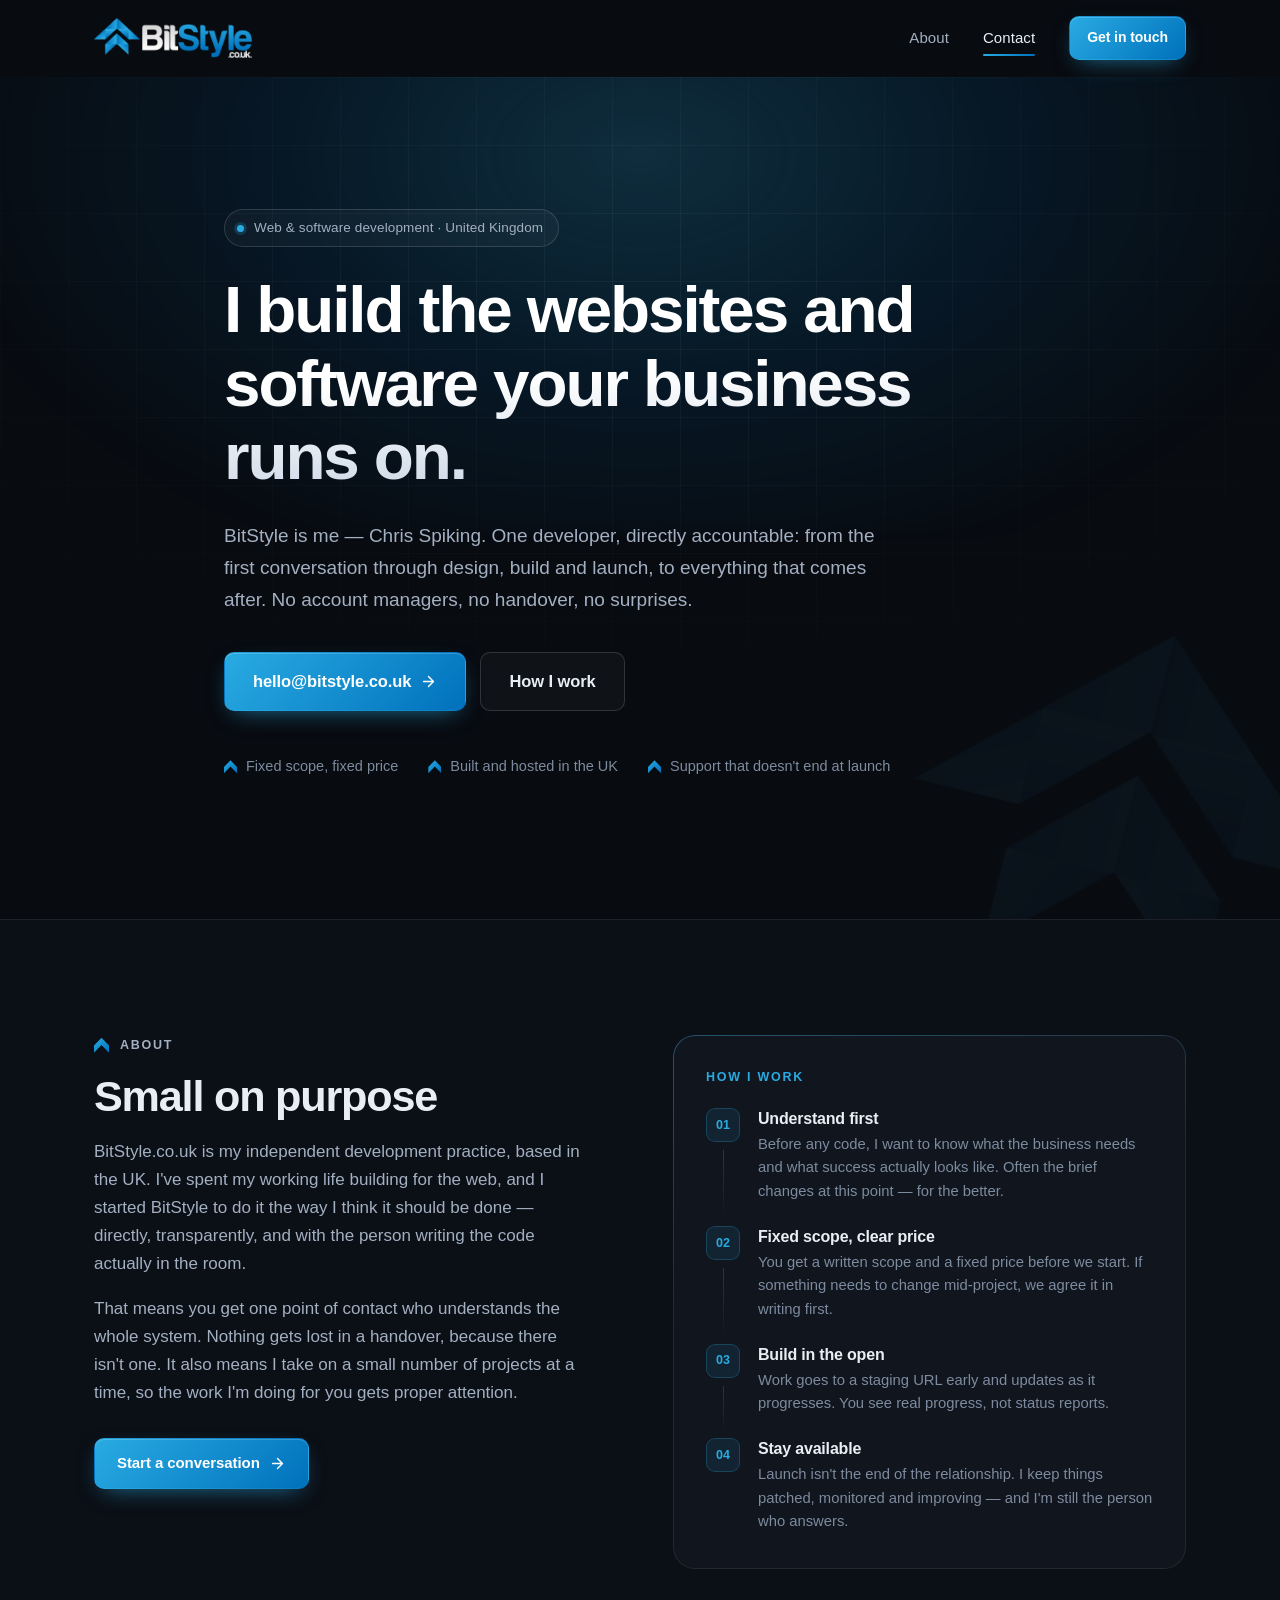
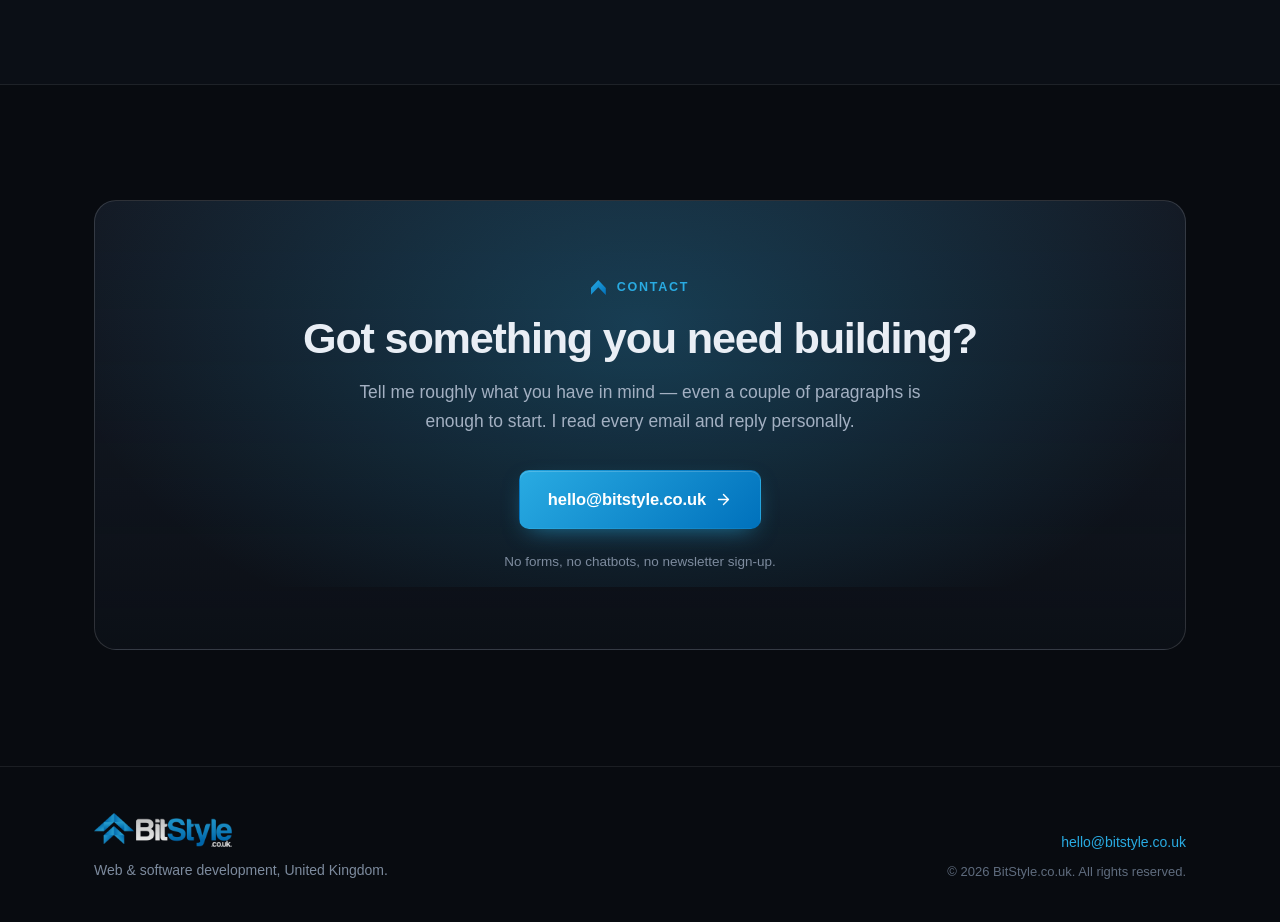
<file: index.html>
<!doctype html>
<html lang="en-GB">
<head>
<meta charset="utf-8">
<meta name="viewport" content="width=device-width, initial-scale=1">

<title>BitStyle.co.uk — Web &amp; software development</title>
<meta name="description" content="BitStyle.co.uk is the UK development practice of Chris Spiking. Websites, web applications, APIs and hosting — built and supported by the person who writes the code.">
<link rel="canonical" href="https://bitstyle.co.uk/">
<meta name="theme-color" content="#080b10">
<meta name="color-scheme" content="dark">

<link rel="icon" href="favicon.ico" sizes="16x16 32x32">
<link rel="icon" href="favicon-32.png" type="image/png" sizes="32x32">
<link rel="apple-touch-icon" href="apple-touch-icon.png">

<meta property="og:type" content="website">
<meta property="og:site_name" content="BitStyle.co.uk">
<meta property="og:url" content="https://bitstyle.co.uk/">
<meta property="og:title" content="BitStyle.co.uk — Web &amp; software development">
<meta property="og:description" content="Websites, web applications, APIs and hosting — built and supported by the person who writes the code.">
<meta property="og:image" content="https://bitstyle.co.uk/assets/og-image.png">
<meta property="og:image:width" content="1200">
<meta property="og:image:height" content="630">
<meta property="og:locale" content="en_GB">
<meta name="twitter:card" content="summary_large_image">

<link rel="preload" href="assets/bitstyle-logo-dark.png" as="image">
<link rel="stylesheet" href="styles.css">
</head>
<body>

<a class="skip" href="#main">Skip to content</a>

<header class="site-header" id="site-header">
  <div class="wrap header-inner">
    <a class="brand" href="./" aria-label="BitStyle.co.uk — home">
      <img src="assets/bitstyle-logo-dark.png" alt="BitStyle.co.uk" width="760" height="192" decoding="async">
    </a>

    <nav class="nav" id="nav" aria-label="Main">
      <a href="#about">About</a>
      <a href="#contact">Contact</a>
      <a class="btn btn-sm btn-primary nav-cta" href="mailto:hello@bitstyle.co.uk">Get in touch</a>
    </nav>

    <button class="nav-toggle" id="nav-toggle" type="button"
            aria-expanded="false" aria-controls="nav" aria-label="Menu">
      <span></span><span></span><span></span>
    </button>
  </div>
</header>

<main id="main">

  <!-- ── Hero ───────────────────────────────────────────────── -->
  <section class="hero">
    <div class="hero-bg" aria-hidden="true">
      <div class="hero-glow"></div>
      <div class="hero-grid"></div>
      <img class="hero-mark" src="assets/bitstyle-mark.png" alt="" width="420" height="336" decoding="async">
    </div>

    <div class="wrap hero-inner">
      <p class="eyebrow reveal">
        <span class="dot"></span>Web &amp; software development · United Kingdom
      </p>

      <h1 class="reveal">I build the websites and software your&nbsp;business runs&nbsp;on.</h1>

      <p class="lede reveal">
        BitStyle is me — Chris Spiking. One developer, directly accountable: from the
        first conversation through design, build and launch, to everything that comes
        after. No account managers, no handover, no surprises.
      </p>

      <div class="cta-row reveal">
        <a class="btn btn-primary btn-lg" href="mailto:hello@bitstyle.co.uk">
          hello@bitstyle.co.uk
          <svg viewBox="0 0 24 24" aria-hidden="true"><path d="M5 12h13M12 5l7 7-7 7"/></svg>
        </a>
        <a class="btn btn-ghost btn-lg" href="#about">How I work</a>
      </div>

      <ul class="hero-points reveal">
        <li>Fixed scope, fixed price</li>
        <li>Built and hosted in the UK</li>
        <li>Support that doesn't end at launch</li>
      </ul>
    </div>
  </section>

  <!-- ── About ──────────────────────────────────────────────── -->
  <section class="section section-alt" id="about">
    <div class="wrap about">
      <div class="about-copy">
        <p class="kicker"><span class="chev"></span>About</p>
        <h2>Small on purpose</h2>
        <!-- EDIT: personalise the two paragraphs below with your own background. -->
        <p>
          BitStyle.co.uk is my independent development practice, based in the UK.
          I've spent my working life building for the web, and I started BitStyle to
          do it the way I think it should be done — directly, transparently, and with
          the person writing the code actually in the room.
        </p>
        <p>
          That means you get one point of contact who understands the whole system.
          Nothing gets lost in a handover, because there isn't one. It also means I
          take on a small number of projects at a time, so the work I'm doing for you
          gets proper attention.
        </p>

        <a class="btn btn-primary" href="mailto:hello@bitstyle.co.uk">
          Start a conversation
          <svg viewBox="0 0 24 24" aria-hidden="true"><path d="M5 12h13M12 5l7 7-7 7"/></svg>
        </a>
      </div>

      <div class="about-panel reveal">
        <h3 class="panel-title">How I work</h3>
        <ol class="steps">
          <li>
            <h4>Understand first</h4>
            <p>Before any code, I want to know what the business needs and what success
              actually looks like. Often the brief changes at this point — for the better.</p>
          </li>
          <li>
            <h4>Fixed scope, clear price</h4>
            <p>You get a written scope and a fixed price before we start. If something
              needs to change mid-project, we agree it in writing first.</p>
          </li>
          <li>
            <h4>Build in the open</h4>
            <p>Work goes to a staging URL early and updates as it progresses. You see
              real progress, not status reports.</p>
          </li>
          <li>
            <h4>Stay available</h4>
            <p>Launch isn't the end of the relationship. I keep things patched,
              monitored and improving — and I'm still the person who answers.</p>
          </li>
        </ol>
      </div>
    </div>
  </section>

  <!-- ── Contact ────────────────────────────────────────────── -->
  <section class="section" id="contact">
    <div class="wrap">
      <div class="contact-panel reveal">
        <div class="contact-glow" aria-hidden="true"></div>
        <p class="kicker centred"><span class="chev"></span>Contact</p>
        <h2>Got something you need building?</h2>
        <p class="section-sub">
          Tell me roughly what you have in mind — even a couple of paragraphs is enough
          to start. I read every email and reply personally.
        </p>
        <div class="cta-row centred">
          <a class="btn btn-primary btn-lg" href="mailto:hello@bitstyle.co.uk?subject=Project%20enquiry">
            hello@bitstyle.co.uk
            <svg viewBox="0 0 24 24" aria-hidden="true"><path d="M5 12h13M12 5l7 7-7 7"/></svg>
          </a>
        </div>
        <p class="fineprint">No forms, no chatbots, no newsletter sign-up.</p>
      </div>
    </div>
  </section>

</main>

<footer class="site-footer">
  <div class="wrap footer-inner">
    <div class="footer-brand">
      <img src="assets/bitstyle-logo-dark.png" alt="BitStyle.co.uk" width="760" height="192" decoding="async">
      <p>Web &amp; software development, United Kingdom.</p>
    </div>
    <div class="footer-meta">
      <p><a href="mailto:hello@bitstyle.co.uk">hello@bitstyle.co.uk</a></p>
      <p class="copy">&copy; <span id="year">2026</span> BitStyle.co.uk. All rights reserved.</p>
      <!-- EDIT: if BitStyle is a limited company, UK law requires these on your website:
      <p class="copy">BitStyle Ltd, registered in England &amp; Wales, company no. 00000000.
         Registered office: [address]. VAT no. GB000000000.</p>
      -->
    </div>
  </div>
</footer>

<script type="application/ld+json">
{
  "@context": "https://schema.org",
  "@type": "ProfessionalService",
  "name": "BitStyle.co.uk",
  "url": "https://bitstyle.co.uk/",
  "logo": "https://bitstyle.co.uk/assets/bitstyle-logo.png",
  "image": "https://bitstyle.co.uk/assets/og-image.png",
  "email": "hello@bitstyle.co.uk",
  "description": "Independent UK web and software development practice. Websites, web applications, APIs, integrations and managed hosting.",
  "areaServed": { "@type": "Country", "name": "United Kingdom" },
  "address": { "@type": "PostalAddress", "addressCountry": "GB" },
  "founder": { "@type": "Person", "name": "Chris Spiking" },
  "knowsAbout": ["Web development", "Web applications", "API integration", "Web hosting", "DNS", "Technical consultancy"]
}
</script>

<script src="main.js" defer></script>
</body>
</html>
</file>
<file: styles.css>
/* ==========================================================================
   BitStyle.co.uk
   Palette sampled directly from the logo: #0071bc (deep) / #29abe2 (bright)
   ========================================================================== */

:root {
  /* brand */
  --blue:        #29abe2;
  --blue-deep:   #0071bc;
  --blue-mid:    #1a96d4;

  /* surfaces */
  --bg:          #080b10;
  --bg-alt:      #0b0f16;
  --surface:     #10151e;
  --surface-2:   #141b26;
  --line:        rgba(255, 255, 255, .08);
  --line-strong: rgba(255, 255, 255, .14);

  /* type */
  --text:        #e9eef5;
  --text-dim:    #a3b0c2;
  --text-mute:   #7d8b9e;

  --radius:      14px;
  --radius-lg:   22px;
  --wrap:        1140px;
  --ease:        cubic-bezier(.22, .61, .36, 1);

  --font: -apple-system, BlinkMacSystemFont, "Segoe UI", "Helvetica Neue",
          Helvetica, Arial, "Noto Sans", sans-serif;
}

*, *::before, *::after { box-sizing: border-box; }

html {
  scroll-behavior: smooth;
  scroll-padding-top: 90px;
  -webkit-text-size-adjust: 100%;
}

body {
  margin: 0;
  background: var(--bg);
  color: var(--text);
  font-family: var(--font);
  font-size: 17px;
  line-height: 1.65;
  -webkit-font-smoothing: antialiased;
  overflow-x: hidden;
}

img { max-width: 100%; height: auto; display: block; }
a { color: var(--blue); text-decoration: none; }
a:hover { color: #63c4f0; }

h1, h2, h3, h4 {
  margin: 0;
  line-height: 1.12;
  letter-spacing: -.022em;
  font-weight: 700;
}

:focus-visible {
  outline: 2px solid var(--blue);
  outline-offset: 3px;
  border-radius: 4px;
}

.wrap {
  width: 100%;
  max-width: var(--wrap);
  margin-inline: auto;
  padding-inline: 24px;
}

.skip {
  position: absolute;
  left: -9999px;
  top: 12px;
  z-index: 100;
  padding: 10px 18px;
  background: var(--blue-deep);
  color: #fff;
  border-radius: 8px;
}
.skip:focus { left: 16px; }

/* ── Header ─────────────────────────────────────────────────── */

.site-header {
  position: sticky;
  top: 0;
  z-index: 50;
  border-bottom: 1px solid transparent;
  transition: background .3s var(--ease), border-color .3s var(--ease),
              backdrop-filter .3s var(--ease);
}
.site-header.is-stuck {
  background: rgba(8, 11, 16, .82);
  backdrop-filter: blur(14px) saturate(140%);
  -webkit-backdrop-filter: blur(14px) saturate(140%);
  border-bottom-color: var(--line);
}

.header-inner {
  display: flex;
  align-items: center;
  justify-content: space-between;
  gap: 20px;
  min-height: 76px;
}

.brand img { width: 158px; height: auto; }

.nav {
  display: flex;
  align-items: center;
  gap: 34px;
}
.nav > a:not(.btn) {
  color: var(--text-dim);
  font-size: 15px;
  font-weight: 500;
  letter-spacing: .005em;
  position: relative;
  padding-block: 4px;
}
.nav > a:not(.btn)::after {
  content: "";
  position: absolute;
  left: 0; right: 0; bottom: -2px;
  height: 2px;
  background: linear-gradient(90deg, var(--blue), var(--blue-deep));
  transform: scaleX(0);
  transform-origin: left;
  transition: transform .28s var(--ease);
  border-radius: 2px;
}
.nav > a:not(.btn):hover,
.nav > a.is-active { color: var(--text); }
.nav > a:not(.btn):hover::after,
.nav > a.is-active::after { transform: scaleX(1); }

.nav-toggle {
  display: none;
  width: 42px; height: 42px;
  padding: 0;
  background: var(--surface);
  border: 1px solid var(--line);
  border-radius: 10px;
  cursor: pointer;
  flex-direction: column;
  align-items: center;
  justify-content: center;
  gap: 5px;
}
.nav-toggle span {
  display: block;
  width: 17px; height: 2px;
  background: var(--text);
  border-radius: 2px;
  transition: transform .25s var(--ease), opacity .2s var(--ease);
}
.nav-toggle[aria-expanded="true"] span:nth-child(1) { transform: translateY(7px) rotate(45deg); }
.nav-toggle[aria-expanded="true"] span:nth-child(2) { opacity: 0; }
.nav-toggle[aria-expanded="true"] span:nth-child(3) { transform: translateY(-7px) rotate(-45deg); }

/* ── Buttons ────────────────────────────────────────────────── */

.btn {
  display: inline-flex;
  align-items: center;
  gap: 9px;
  padding: 12px 22px;
  border-radius: 10px;
  font-size: 15px;
  font-weight: 600;
  letter-spacing: -.005em;
  white-space: nowrap;
  border: 1px solid transparent;
  cursor: pointer;
  transition: transform .2s var(--ease), box-shadow .25s var(--ease),
              background .25s var(--ease), border-color .25s var(--ease);
}
.btn svg {
  width: 17px; height: 17px;
  fill: none;
  stroke: currentColor;
  stroke-width: 2;
  stroke-linecap: round;
  stroke-linejoin: round;
  transition: transform .25s var(--ease);
}
.btn:hover svg { transform: translateX(3px); }

.btn-primary {
  background: linear-gradient(135deg, var(--blue) 0%, var(--blue-deep) 100%);
  color: #fff;
  box-shadow: 0 1px 0 rgba(255,255,255,.18) inset,
              0 8px 24px -10px rgba(41, 171, 226, .7);
}
.btn-primary:hover {
  color: #fff;
  transform: translateY(-2px);
  box-shadow: 0 1px 0 rgba(255,255,255,.22) inset,
              0 14px 34px -12px rgba(41, 171, 226, .85);
}

.btn-ghost {
  background: rgba(255, 255, 255, .03);
  border-color: var(--line-strong);
  color: var(--text);
}
.btn-ghost:hover {
  color: var(--text);
  background: rgba(255, 255, 255, .06);
  border-color: rgba(41, 171, 226, .45);
  transform: translateY(-2px);
}

.btn-lg { padding: 15px 28px; font-size: 16.5px; }
.btn-sm { padding: 9px 17px; font-size: 14px; }

/* ── Hero ───────────────────────────────────────────────────── */

.hero {
  position: relative;
  padding: clamp(64px, 11vw, 132px) 0 clamp(76px, 12vw, 140px);
  overflow: hidden;
  isolation: isolate;
}

.hero-bg {
  position: absolute;
  inset: 0;
  z-index: -1;
  pointer-events: none;
}

.hero-glow {
  position: absolute;
  top: -46%;
  left: 50%;
  width: min(1500px, 165vw);
  aspect-ratio: 16 / 9;
  transform: translateX(-50%);
  background:
    radial-gradient(ellipse at 50% 55%,
      rgba(41, 171, 226, .22) 0%,
      rgba(0, 113, 188, .13) 34%,
      transparent 68%);
  filter: blur(6px);
}

.hero-grid {
  position: absolute;
  inset: 0;
  background-image:
    linear-gradient(to right, rgba(255,255,255,.045) 1px, transparent 1px),
    linear-gradient(to bottom, rgba(255,255,255,.045) 1px, transparent 1px);
  background-size: 68px 68px;
  mask-image: radial-gradient(ellipse 90% 68% at 50% 26%, #000 12%, transparent 76%);
  -webkit-mask-image: radial-gradient(ellipse 90% 68% at 50% 26%, #000 12%, transparent 76%);
}

.hero-mark {
  position: absolute;
  right: -70px;
  bottom: -60px;
  width: clamp(280px, 34vw, 480px);
  opacity: .05;
  transform: rotate(14deg);
}

.hero-inner { position: relative; max-width: 880px; }

.eyebrow {
  display: inline-flex;
  align-items: center;
  gap: 10px;
  margin: 0 0 26px;
  padding: 7px 15px 7px 12px;
  border: 1px solid var(--line-strong);
  border-radius: 999px;
  background: rgba(255, 255, 255, .03);
  color: var(--text-dim);
  font-size: 13.5px;
  font-weight: 500;
  letter-spacing: .01em;
}
.eyebrow .dot {
  width: 7px; height: 7px;
  border-radius: 50%;
  background: var(--blue);
  box-shadow: 0 0 0 3px rgba(41, 171, 226, .2);
}

.hero h1 {
  font-size: clamp(2.35rem, 6.2vw, 4.1rem);
  letter-spacing: -.032em;
  margin-bottom: 26px;
  max-width: 19ch;
  color: #fff;
}
/* Gradient wordmark only where the text clip is supported, so the
   headline can never render invisible. */
@supports ((-webkit-background-clip: text) or (background-clip: text)) {
  .hero h1 {
    background: linear-gradient(178deg, #ffffff 0%, #ffffff 46%, #c6d3e3 100%);
    -webkit-background-clip: text;
    background-clip: text;
    color: transparent;
  }
}

.lede {
  margin: 0 0 36px;
  max-width: 62ch;
  font-size: clamp(1.02rem, 1.6vw, 1.19rem);
  color: var(--text-dim);
  line-height: 1.68;
}

.cta-row {
  display: flex;
  flex-wrap: wrap;
  gap: 14px;
  align-items: center;
}
.cta-row.centred { justify-content: center; }

.hero-points {
  display: flex;
  flex-wrap: wrap;
  gap: 12px 30px;
  margin: 44px 0 0;
  padding: 0;
  list-style: none;
  font-size: 14.5px;
  color: var(--text-mute);
}
.hero-points li {
  display: flex;
  align-items: center;
  gap: 9px;
}
.hero-points li::before {
  content: "";
  width: 13px; height: 13px;
  flex: none;
  background: linear-gradient(135deg, var(--blue), var(--blue-deep));
  clip-path: polygon(50% 0, 100% 52%, 100% 100%, 50% 48%, 0 100%, 0 52%);
}

/* ── Sections ───────────────────────────────────────────────── */

.section {
  position: relative;
  padding: clamp(70px, 9vw, 116px) 0;
}
.section-alt {
  background: var(--bg-alt);
  border-block: 1px solid var(--line);
}


.kicker {
  display: flex;
  align-items: center;
  gap: 11px;
  margin: 0 0 16px;
  font-size: 12.5px;
  font-weight: 700;
  letter-spacing: .14em;
  text-transform: uppercase;
  color: var(--blue);
}
.kicker.centred { justify-content: center; }
.kicker .chev {
  width: 15px; height: 15px;
  flex: none;
  background: linear-gradient(135deg, var(--blue), var(--blue-deep));
  clip-path: polygon(50% 0, 100% 52%, 100% 100%, 50% 48%, 0 100%, 0 52%);
}

.section h2 {
  font-size: clamp(1.85rem, 3.9vw, 2.7rem);
  letter-spacing: -.028em;
  margin-bottom: 18px;
}

.section-sub {
  margin: 0;
  color: var(--text-dim);
  font-size: clamp(1rem, 1.4vw, 1.09rem);
  max-width: 60ch;
}
.contact-panel .section-sub { margin-inline: auto; }

/* ── About ──────────────────────────────────────────────────── */

.about {
  display: grid;
  grid-template-columns: minmax(0, 1fr) minmax(0, 1.02fr);
  gap: clamp(40px, 6vw, 76px);
  align-items: start;
}

.about-copy p {
  color: var(--text-dim);
  max-width: 52ch;
}
.about-copy .btn { margin-top: 14px; }

.about-panel {
  position: relative;
  padding: 34px 32px;
  background: var(--surface);
  border: 1px solid var(--line);
  border-radius: var(--radius-lg);
}
.about-panel::after {
  content: "";
  position: absolute;
  inset: -1px;
  border-radius: inherit;
  padding: 1px;
  background: linear-gradient(160deg, rgba(41,171,226,.35), transparent 42%);
  -webkit-mask: linear-gradient(#000 0 0) content-box, linear-gradient(#000 0 0);
  mask: linear-gradient(#000 0 0) content-box, linear-gradient(#000 0 0);
  -webkit-mask-composite: xor;
  mask-composite: exclude;
  pointer-events: none;
}

.panel-title {
  font-size: 12.5px;
  font-weight: 700;
  letter-spacing: .14em;
  text-transform: uppercase;
  color: var(--blue);
  margin-bottom: 26px;
}

.steps {
  margin: 0;
  padding: 0;
  list-style: none;
  counter-reset: step;
}
.steps li {
  counter-increment: step;
  position: relative;
  padding: 0 0 24px 52px;
}
.steps li::before {
  content: counter(step, decimal-leading-zero);
  position: absolute;
  left: 0; top: -2px;
  width: 34px; height: 34px;
  display: grid;
  place-items: center;
  border-radius: 9px;
  background: rgba(41, 171, 226, .1);
  border: 1px solid rgba(41, 171, 226, .24);
  color: var(--blue);
  font-size: 12.5px;
  font-weight: 700;
  font-variant-numeric: tabular-nums;
}
.steps li::after {
  content: "";
  position: absolute;
  left: 17px; top: 40px; bottom: 8px;
  width: 1px;
  background: linear-gradient(180deg, rgba(41,171,226,.28), transparent);
}
.steps li:last-child { padding-bottom: 0; }
.steps li:last-child::after { display: none; }

.steps h4 {
  font-size: 1rem;
  margin-bottom: 5px;
  letter-spacing: -.012em;
}
.steps p {
  margin: 0;
  color: var(--text-mute);
  font-size: 14.8px;
  line-height: 1.6;
}

/* ── Contact ────────────────────────────────────────────────── */

.contact-panel {
  position: relative;
  overflow: hidden;
  isolation: isolate;
  text-align: center;
  padding: clamp(46px, 7vw, 76px) clamp(24px, 5vw, 64px);
  background: linear-gradient(180deg, var(--surface-2), rgba(16, 21, 30, .5));
  border: 1px solid var(--line-strong);
  border-radius: var(--radius-lg);
}
.contact-glow {
  position: absolute;
  z-index: -1;
  top: -60%;
  left: 50%;
  width: 120%;
  aspect-ratio: 2 / 1;
  transform: translateX(-50%);
  background: radial-gradient(ellipse at 50% 60%,
    rgba(41, 171, 226, .26), transparent 62%);
}
.contact-panel h2 { margin-bottom: 16px; }
.contact-panel .cta-row { margin-top: 34px; }

.fineprint {
  margin: 22px 0 0;
  font-size: 13.5px;
  color: var(--text-mute);
}

/* ── Footer ─────────────────────────────────────────────────── */

.site-footer {
  border-top: 1px solid var(--line);
  padding: 46px 0 40px;
  background: var(--bg);
}
.footer-inner {
  display: flex;
  flex-wrap: wrap;
  gap: 26px 40px;
  align-items: flex-end;
  justify-content: space-between;
}
.footer-brand img { width: 138px; margin-bottom: 12px; opacity: .9; }
.footer-brand p,
.footer-meta p {
  margin: 0;
  font-size: 14px;
  color: var(--text-mute);
}
.footer-meta { text-align: right; }
.footer-meta p + p { margin-top: 7px; }
.footer-meta .copy { font-size: 13px; color: #5f6c7e; }

/* ── Reveal on scroll ───────────────────────────────────────── */

.reveal {
  opacity: 0;
  transform: translateY(16px);
  transition: opacity .6s var(--ease), transform .6s var(--ease);
}
.reveal.is-in { opacity: 1; transform: none; }
.js-off .reveal { opacity: 1; transform: none; }

/* ── Responsive ─────────────────────────────────────────────── */

@media (max-width: 900px) {
  .about { grid-template-columns: 1fr; }
  .footer-inner { align-items: flex-start; }
  .footer-meta { text-align: left; }
}

@media (max-width: 760px) {
  html { scroll-padding-top: 76px; }
  .nav-toggle { display: flex; }
  .nav {
    position: absolute;
    top: calc(100% + 1px);
    left: 0; right: 0;
    flex-direction: column;
    align-items: stretch;
    gap: 4px;
    padding: 14px 24px 22px;
    background: rgba(8, 11, 16, .97);
    backdrop-filter: blur(14px);
    -webkit-backdrop-filter: blur(14px);
    border-bottom: 1px solid var(--line);
    clip-path: inset(0 0 100% 0);
    opacity: 0;
    transition: clip-path .32s var(--ease), opacity .2s var(--ease);
  }
  .nav.is-open { clip-path: inset(0 0 0 0); opacity: 1; }
  .nav > a:not(.btn) {
    padding: 13px 2px;
    font-size: 16px;
    border-bottom: 1px solid var(--line);
  }
  .nav > a:not(.btn)::after { display: none; }
  .nav-cta { margin-top: 14px; justify-content: center; }
  .site-header {
    background: rgba(8, 11, 16, .84);
    backdrop-filter: blur(14px) saturate(140%);
    -webkit-backdrop-filter: blur(14px) saturate(140%);
  }
  .hero h1 { max-width: none; }
  .btn-lg { padding: 14px 22px; font-size: 15.5px; }
  .cta-row .btn { flex: 1 1 auto; justify-content: center; }
}

@media (max-width: 420px) {
  body { font-size: 16px; }
  .brand img { width: 138px; }
  .about-panel { padding: 28px 22px; }
}

/* ── Motion / print ─────────────────────────────────────────── */

@media (prefers-reduced-motion: reduce) {
  html { scroll-behavior: auto; }
  *, *::before, *::after {
    animation-duration: .01ms !important;
    transition-duration: .01ms !important;
  }
  .reveal { opacity: 1; transform: none; }
}

@media print {
  .site-header, .nav-toggle, .hero-bg, .contact-glow { display: none !important; }
  body { background: #fff; color: #000; }
  .reveal { opacity: 1; transform: none; }
}
</file>
